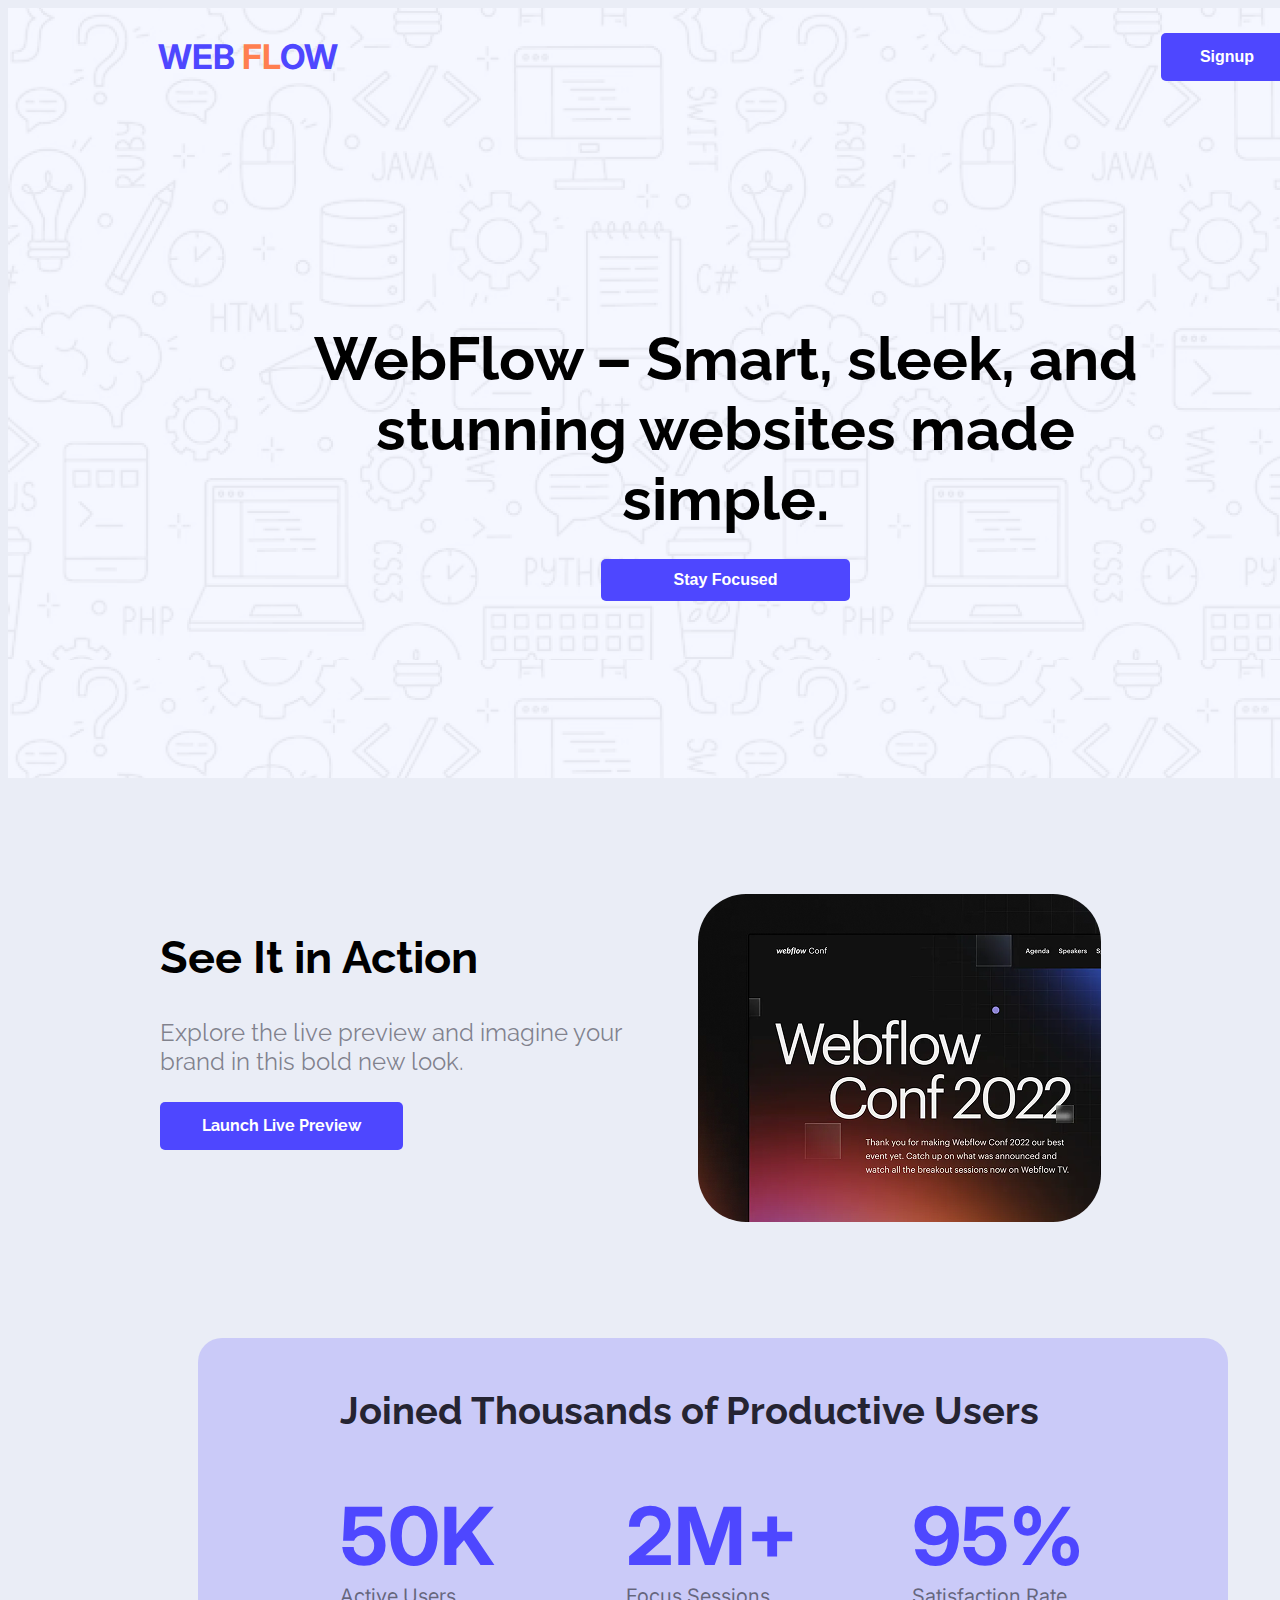
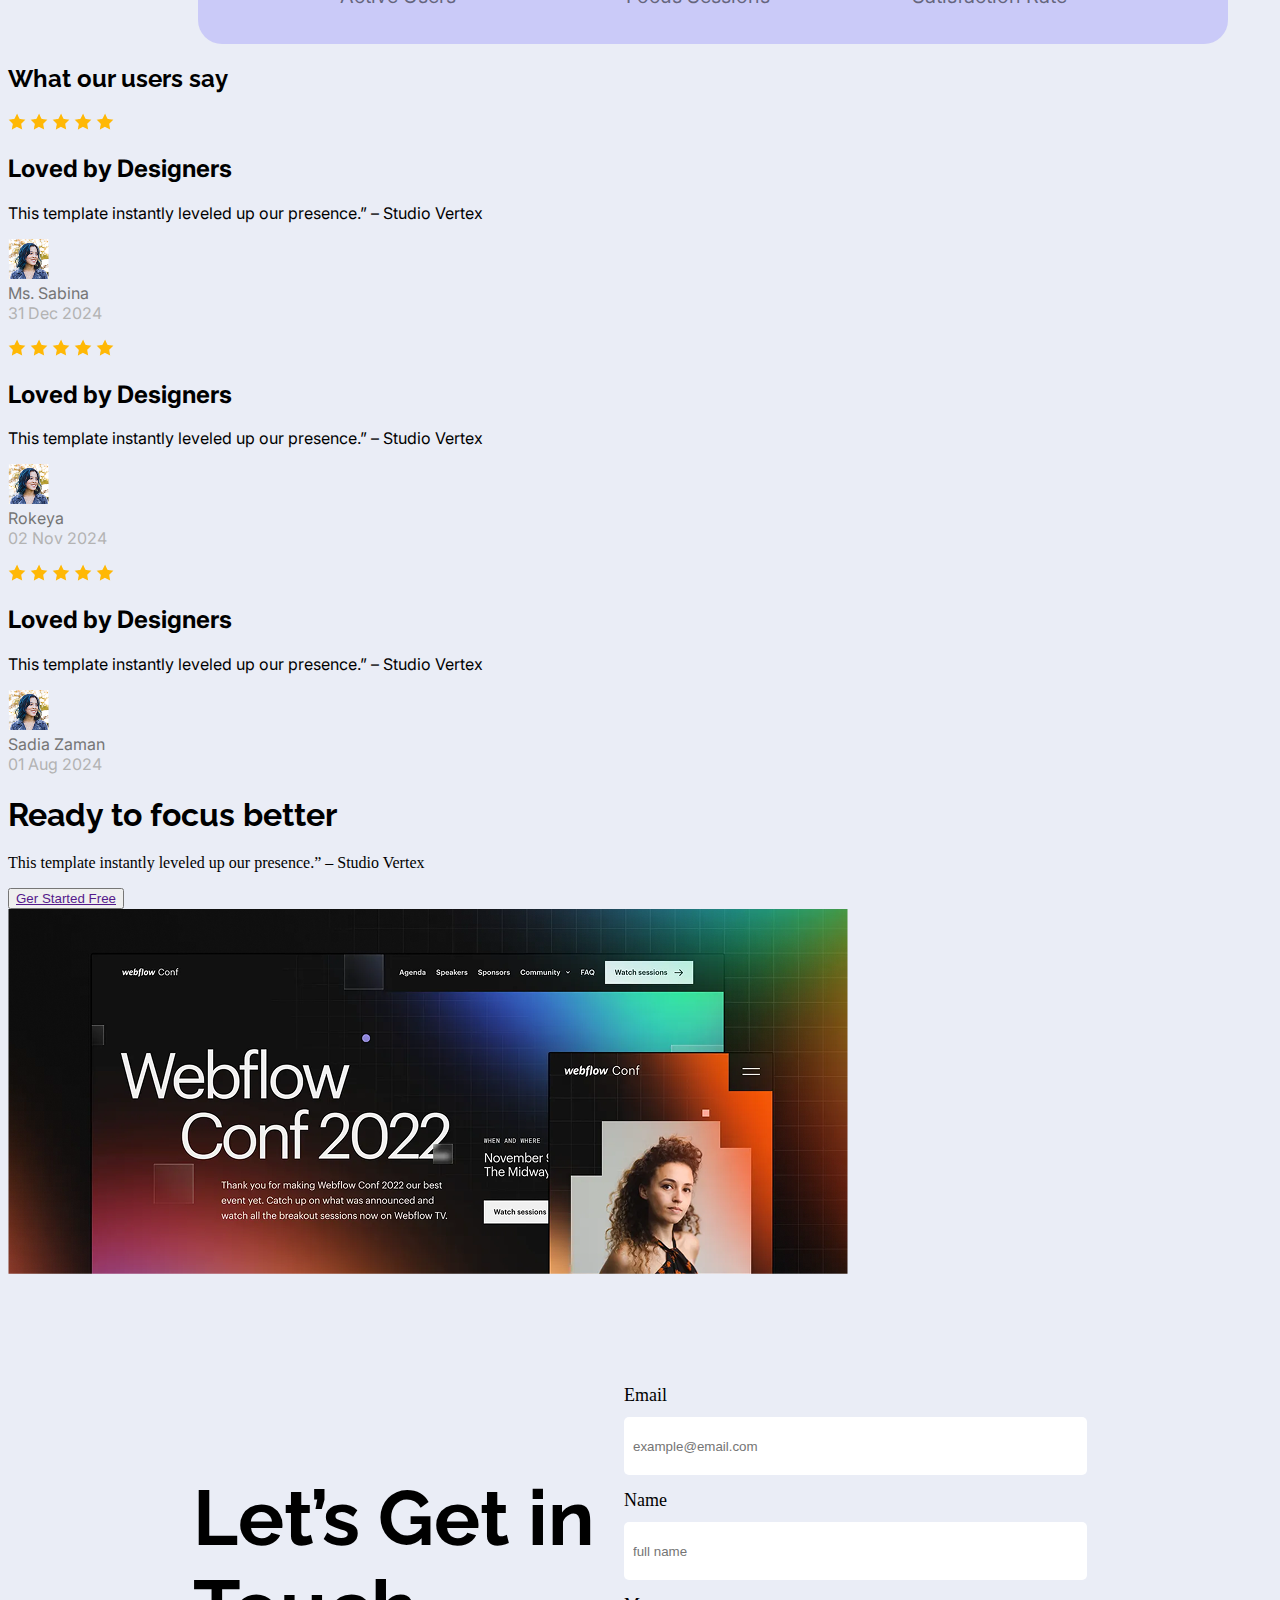
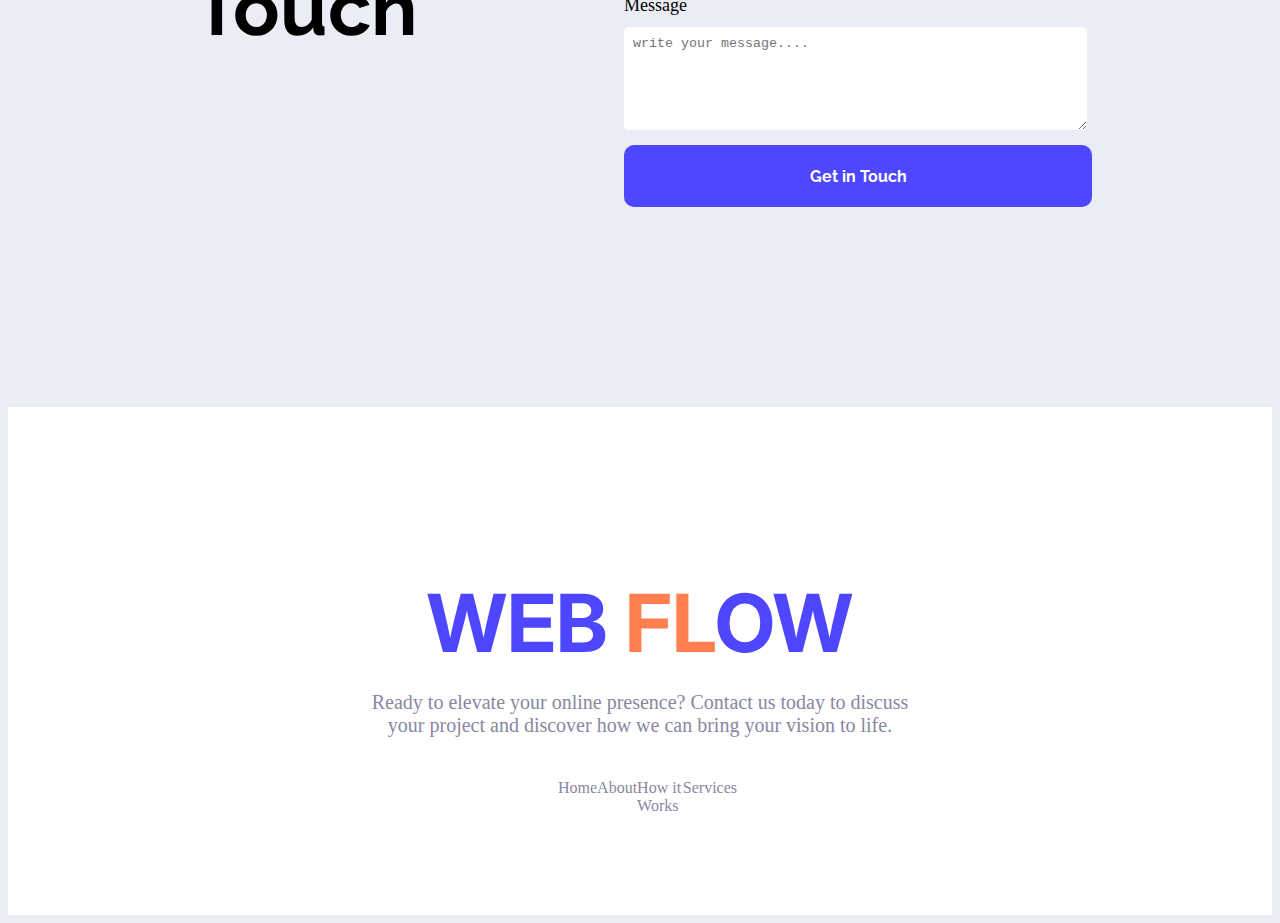
<file: index.html>
<!DOCTYPE html>
<html lang="en">
<head>
    <meta charset="UTF-8">
    <meta name="viewport" content="width=device-width, initial-scale=1.0">
    <title>Web Flow</title>
    <link rel="preconnect" href="https://fonts.googleapis.com">
<link rel="preconnect" href="https://fonts.gstatic.com" crossorigin>
<link href="https://fonts.googleapis.com/css2?family=Inter:ital,opsz,wght@0,14..32,100..900;1,14..32,100..900&family=Open+Sans:ital,wght@0,300..800;1,300..800&display=swap" rel="stylesheet">
    <link rel="preconnect" href="https://fonts.googleapis.com">
<link rel="preconnect" href="https://fonts.gstatic.com" crossorigin>
<link href="https://fonts.googleapis.com/css2?family=Inter:ital,opsz,wght@0,14..32,100..900;1,14..32,100..900&family=Open+Sans:ital,wght@0,300..800;1,300..800&family=Raleway:ital,wght@0,100..900;1,100..900&display=swap" rel="stylesheet">

    <link rel="shortcut icon" href="Image/favicon.png" type="image/x-icon">
    <link rel="stylesheet" href="Style/main.css">
</head>
<body style="background-color: #d6dded84;">
    <header class="hadder">
        <nav class="navigation inter-font-style">
            <h2 class="logo">WEB <span style="color: coral;">FL</span>OW</h2>
            <button class="signup"><a href="">Signup</a></button>
        </nav>
        
        <div class="banner">
            <div class="raleway-font-style">
                <h3 class="banner-title">WebFlow – Smart, sleek, and stunning websites made simple.</h3>
            </div>
            <button class="stay-focused"><a class="text-deco" href="">Stay Focused</a></button>
        </div>
    </header>
    <main>
        <div class="raleway-font-style">
            <div class="action-all">
                <div>
                    <h2 class="action-title">See It in Action</h2>
                    <p class="action-paragraph">Explore the live preview and imagine your brand in this bold new look.</p>
                    <button class="action-buttons"><a class="action-a raleway-font-style" href="">Launch Live Preview</a></button>
                </div>
                <img class="action-image" src="Assets/wc-mini.png" alt="">
            </div>
        </div>

        <div class="productive-users">
            <div class="margin-all">
                <h2 class="productive-users-title raleway-font-style">Joined Thousands of Productive Users</h2>
                <div class="flex-all">
                    <div class= "inter-font-style">
                        <h1 class="blue">50K</h1>
                        <p class="small-black">Active Users</p>
                    </div>
                    <div class="inter-font-style">
                        <h1 class="blue">2M+</h1>
                        <p class="small-black">Focus Sessions</p>
                    </div>
                    <div class="inter-font-style">
                        <h1 class="blue">95%</h1>
                        <p class="small-black">Satisfaction Rate</p>
                    </div>
                </div>
            </div>
        </div>

        <section class="inter-font-style">
            <h2 class="review-titel raleway-font-style">What our users say</h2>
            <div class="card-section">
                <div class="card">
                <img class="star-icon" src="Assets/icon-star.png" alt="">
                <img class="star-icon" src="Assets/icon-star.png" alt="">
                <img class="star-icon" src="Assets/icon-star.png" alt="">
                <img class="star-icon" src="Assets/icon-star.png" alt="">
                <img class="star-icon" src="Assets/icon-star.png" alt="">
                
                <h2 class="card-titel">Loved by Designers</h2>
                <p class="card-paragraph">This template instantly leveled up our presence.” – Studio Vertex</p>
                <div class="name-avater-add" >
                    <img class="avater" src="Assets/avatar.png" alt="">
                
                    <div class="name-date-add">
                        <p style="margin:0px 0px; color: #757575;">Ms. Sabina</p>
                        <p style="margin-top: 0%; color:#B3B3B3">31 Dec 2024</p>
                    </div>
                </div>
                </div>

                <div class="card">
                <img class="star-icon" src="Assets/icon-star.png" alt="">
                <img class="star-icon" src="Assets/icon-star.png" alt="">
                <img class="star-icon" src="Assets/icon-star.png" alt="">
                <img class="star-icon" src="Assets/icon-star.png" alt="">
                <img class="star-icon" src="Assets/icon-star.png" alt="">
                
                <h2 class="card-titel">Loved by Designers</h2>
                <p class="card-paragraph">This template instantly leveled up our presence.” – Studio Vertex</p>
                <div class="name-avater-add" >
                    <img class="avater" src="Assets/avatar.png" alt="">
                
                    <div class="name-date-add">
                        <p style="margin:0px 0px; color: #757575;">Rokeya</p>
                        <p style="margin-top: 0%; color:#B3B3B3">02 Nov 2024</p>
                    </div>
                </div>
                </div>

                <div class="card">
                <img class="star-icon" src="Assets/icon-star.png" alt="">
                <img class="star-icon" src="Assets/icon-star.png" alt="">
                <img class="star-icon" src="Assets/icon-star.png" alt="">
                <img class="star-icon" src="Assets/icon-star.png" alt="">
                <img class="star-icon" src="Assets/icon-star.png" alt="">
                
                <h2 class="card-titel">Loved by Designers</h2>
                <p class="card-paragraph">This template instantly leveled up our presence.” – Studio Vertex</p>
                <div class="name-avater-add" >
                    <img class="avater" src="Assets/avatar.png" alt="">
                
                    <div class="name-date-add">
                        <p style="margin:0px 0px; color: #757575;">Sadia Zaman</p>
                        <p style="margin-top: 0%; color:#B3B3B3">01 Aug 2024</p>
                    </div>
                </div>
                </div>
            </div>    
        </section>

        <section class="optional">
            <div class="optional-one">
                <h1 class="optional-title raleway-font-style">Ready to focus better</h1>
                <p class="optional-paragraph">This template instantly leveled up our presence.” – Studio Vertex</p>
                <button class="optional-button"><a class="optional-a" href="">Ger Started Free</a></button>
            </div>
            <img class="optional-img" src="Assets/wc-big.png" alt="">
        </section>
        
        <section class="form-sec">
            <h1 class="form-title raleway-font-style">Let’s Get in Touch</h1>
            <form action="">
                <div class="form-part" >
                    <label class="label" for="email">Email</label>
                    <input class="input" type="email" placeholder="example@email.com" name="" id="email">
                </div>
                <div class="form-part">
                    <label class="label" for="name">Name</label>   
                    <input class="input" type="text" placeholder="full name" id="name">
                </div>
                <div class="form-part">
                    <label class="label" for="message">Message</label>   
                    <textarea class="text-input"   placeholder="write your message...." rows="4" name="" id="message"></textarea>
                </div>
                    <input class="get-in-touch raleway-font-style" type="submit" value="Get in Touch">
            </form>
        </section>
    </main>
    <footer class="footer">
        <div class="footer-all">
             <h2 class="logo-footer inter-font-style">WEB <span style="color: coral;">FL</span>OW</h2>
             <p class="paragraph-footer">Ready to elevate your online presence? Contact us today to discuss your project and discover how we can bring your vision to life.</p>
             <ul class="button-footer">
                 <li><a href="">Home</a></li>
                 <li><a href="">About</a></li>
                 <li><a href="">How it Works</a></li>
                 <li><a href="">Services</a></li>
            </ul>
         </div>
    </footer>
</body>
</html>
</file>
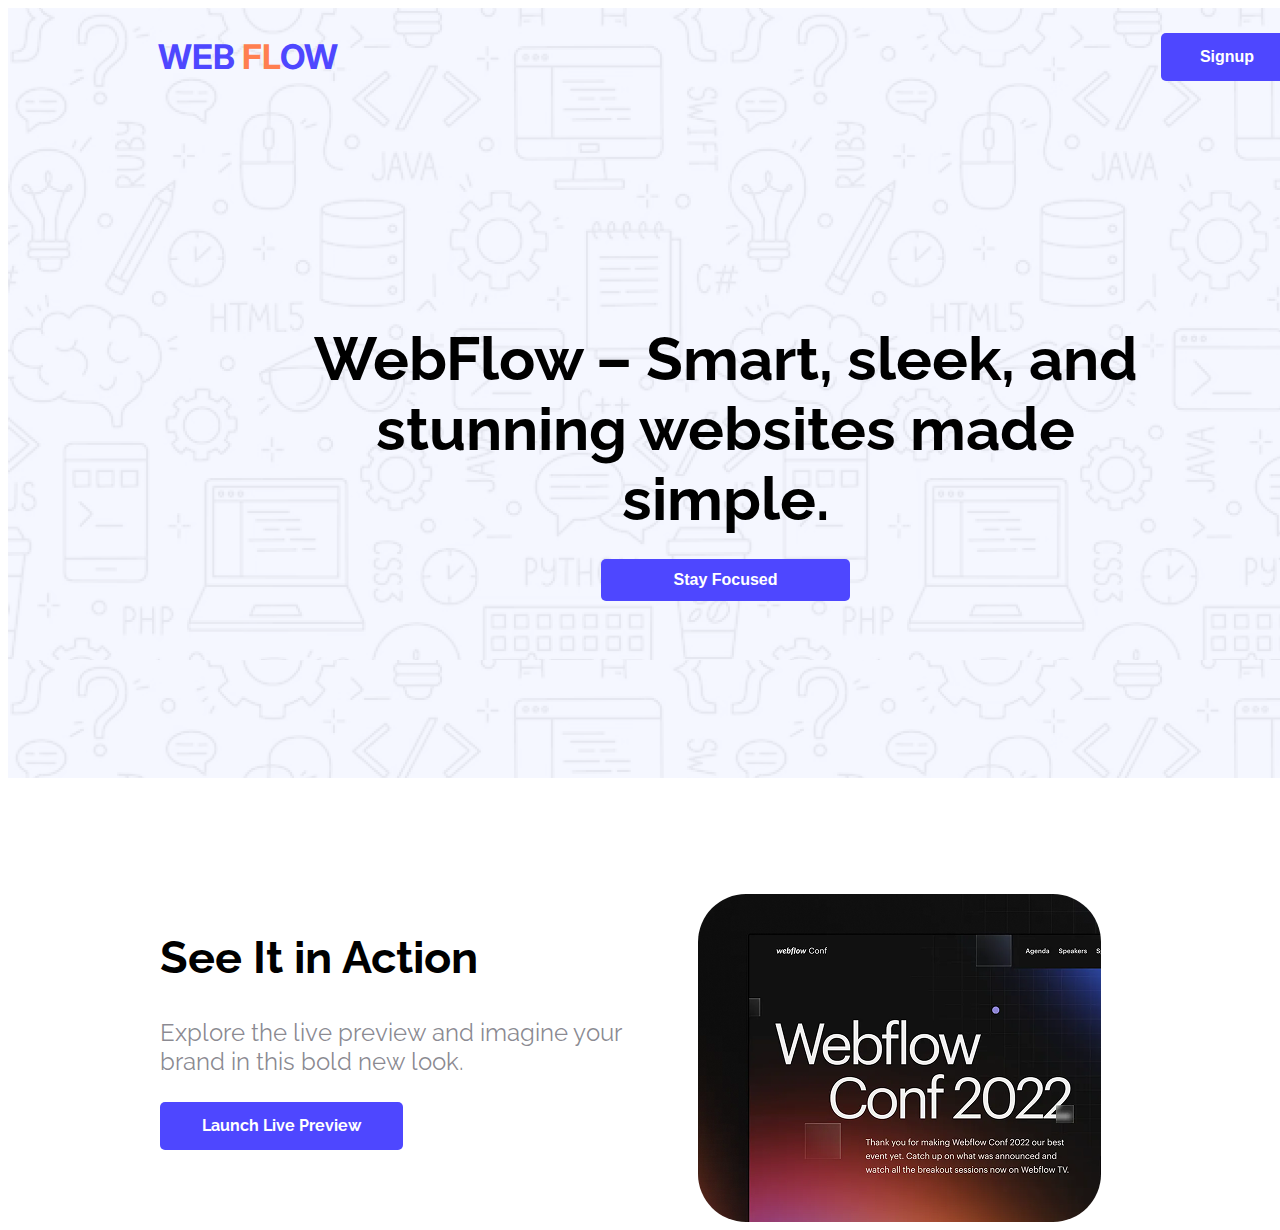
<file: main.html>
<!DOCTYPE html>
<html lang="en">
<head>
    <meta charset="UTF-8">
    <meta name="viewport" content="width=device-width, initial-scale=1.0">
    <title>Web Flow</title>
    <link rel="preconnect" href="https://fonts.googleapis.com">
<link rel="preconnect" href="https://fonts.gstatic.com" crossorigin>
<link href="https://fonts.googleapis.com/css2?family=Inter:ital,opsz,wght@0,14..32,100..900;1,14..32,100..900&family=Open+Sans:ital,wght@0,300..800;1,300..800&display=swap" rel="stylesheet">
    <link rel="preconnect" href="https://fonts.googleapis.com">
<link rel="preconnect" href="https://fonts.gstatic.com" crossorigin>
<link href="https://fonts.googleapis.com/css2?family=Inter:ital,opsz,wght@0,14..32,100..900;1,14..32,100..900&family=Open+Sans:ital,wght@0,300..800;1,300..800&family=Raleway:ital,wght@0,100..900;1,100..900&display=swap" rel="stylesheet">

    <link rel="shortcut icon" href="Image/favicon.png" type="image/x-icon">
    <link rel="stylesheet" href="Style/main.css">
</head>
<body>
    <header class="hadder">
        <nav class="navigation inter-font-style">
            <h2 class="logo">WEB <span style="color: coral;">FL</span>OW</h2>
            <button class="signup"><a href="">Signup</a></button>
        </nav>
        
        <div class="banner">
            <div class="raleway-font-style">
                <h3 class="banner-title">WebFlow – Smart, sleek, and stunning websites made simple.</h3>
            </div>
            <button class="stay-focused"><a class="text-deco" href="">Stay Focused</a></button>
        </div>
    </header>
    <main>
        <div class="raleway-font-style">
            <div class="action-all">
                <div>
                    <h2 class="action-title">See It in Action</h2>
                    <p class="action-paragraph">Explore the live preview and imagine your brand in this bold new look.</p>
                    <button class="action-buttons"><a class="action-a raleway-font-style" href="">Launch Live Preview</a></button>
                </div>
                <img class="action-image" src="Assets/wc-mini.png" alt="">
            </div>
        </div>
    </main>
    <footer>

    </footer>
</body>
</html>
</file>
<file: Style/main.css>
/* Font style */
.inter-font-style{
  font-family: "Inter", sans-serif;
  font-optical-sizing: auto;
  font-weight: <weight>;
  font-style: normal;
}

.raleway-font-style{
  font-family: "Raleway", sans-serif;
  font-optical-sizing: auto;
  font-weight: <weight>;
  font-style: normal;
}
/* Navigation Style */
nav button a{
    text-decoration: none;
    color: white;
}
.navigation{
    display: flex;
    align-items: center;
    justify-content: space-between;
    margin: 0px 150px;
}

/* Logo design */
.logo{
    color: #4E47FF;
    font-size: 34px;
}
/* Sign UP button decoration */
.signup{
 background-color:#4E47FF;
 height: 48px;
 width: 132px;
 border: none;
 border-radius: 5px;
 font-size: 16px;
 font-weight: bold;
 padding: 12px 36px;
}

/* banner decoration */
.banner{
    display: flex;
    flex-direction: column;
    align-items: center;
    margin: 159px 210px 152px 210px;
}
.banner-title{
    height: 150px;
    width: 902px;
    font-size: 60px;
    font-weight: bold;
    text-align: center;
}

/* stay-focused Button decoration */
.stay-focused{
 background-color:#4E47FF;
 border: none;
 border-radius: 5px;
 padding: 12px 36px;
 margin-top: 25px;
 
}

.text-deco{
    text-decoration: none;
    color: white;
    font-weight: bold;
    padding: 12px 36px;
    height: 34px;
    width: 120px;
    font-size: 16px;
    font-weight: bold;
}
.hadder{
    background-image: url('../Assets/Hero-bg.png');
    height: 770px;
    width: 1435px;
}
/* Action Decoration */
.action-title{
    font-size: 45px;
    font-weight: bold;
    height: 49px;
    width: 517px;
}
.action-paragraph{
    font-size: 24px;
    font-weight: 400;
    height: 60px;
    width: 517px;
    color: #25243289;
}
.action-buttons{
    height: 48px;
    width: 229;
    border: none;
    border-radius: 5px;
    background-color: #4E47FF;
}
.action-a{
    text-decoration: none;
    color: white;
    font-size: 16px;
    font-weight: bold;
    height: 24px;
    width: 157px;
    padding: 12px 36px;
}
.action-all{
    display: flex;
    justify-content:space-around;
    margin: 116px 160px 0px 141px;
}
.action-image{
    border: none;
    height: 328px;
    width: 403px;
    border-radius: 48px;
}
/* Designed productive users section */
.productive-users-title{
    height: 45px;
    width: 856px;
    font-size: 38px;
    font-weight: bold;
    color: #252432;
    margin: 0px 142px 0 142px;
}
.blue{
    height: 97px;
    width: 174px;
    font-weight: bold;
    font-size: 80px;
    color: #4E47FF;
    margin-bottom: 0;
}
.small-black{
    height: 24px;
    width: 160px;
    font-size: 20px;
    color: #0000007f;
    margin:0 ;
}
.flex-all{
    display: flex;
    margin: 0 142px 50px 142px;
    justify-content: space-between;
}
.productive-users{
    display: flex;
    flex-direction: column;
    background-color: #4d47ff34;
    height: 306px;
    width: 1030px;
    border: none;
    border-radius: 24px;
    margin: 116px 140px 0 190px;
}
.margin-all{
    margin-top: 50px;
}
/* Form Design */
.form-title{
    font-size: 77px;
    font-weight: bold;
    height: 232px;
    width: 528px;
    color: #000000;
}
.label{
    font-size:18px;
    height: 22px;
    width: 445px;
    color: #000000;
    gap: 10px;

}
.input{
    height: 40px;
    width: 445px;
    border-radius: 5px;
    padding: 9px;
    border: none;
}
.text-input{
    height: 85px;
    width: 445px;
    border-radius: 5px;
    padding: 9px;
    border: none;
}
.form-part{
    display: flex;
    flex-direction: column;
    gap: 10px;
    margin-top: 15px;

}
.get-in-touch{
    height: 62px;
    width: 468px;
    border: none;
    border-radius: 10px;
    background-color: #4E47FF;
    margin-top: 15px;
    color: white;
    font-size: 16px;
    font-weight: bold;
    
}
.form-sec{
    display: flex;
    justify-content: space-around;
    align-items: center;
    margin: 92px 180px 0px 185px;
}
/* Let's design Footer Section */
.logo-footer{
    font-size: 80px;
    text-align: center;
    margin-bottom: 20px;
    color: #4E47FF;
}
.paragraph-footer{
    height: 48px;
    width: 539px;
    color: #8987A1;
    font-size: 20px;
    text-align: center;
    margin: auto;
}   
.button-footer{
    display: flex;
    justify-content: space-around;
    margin: 40px 435px 0px 410px;
}
footer ul li {
    list-style: none;
}
footer a{
    text-decoration: none;
    color: #8987A1;
}
.footer-all{
    margin-top: 200px;
    background-color: rgb(255, 255, 255);
    padding: 100px ;
}
</file>
